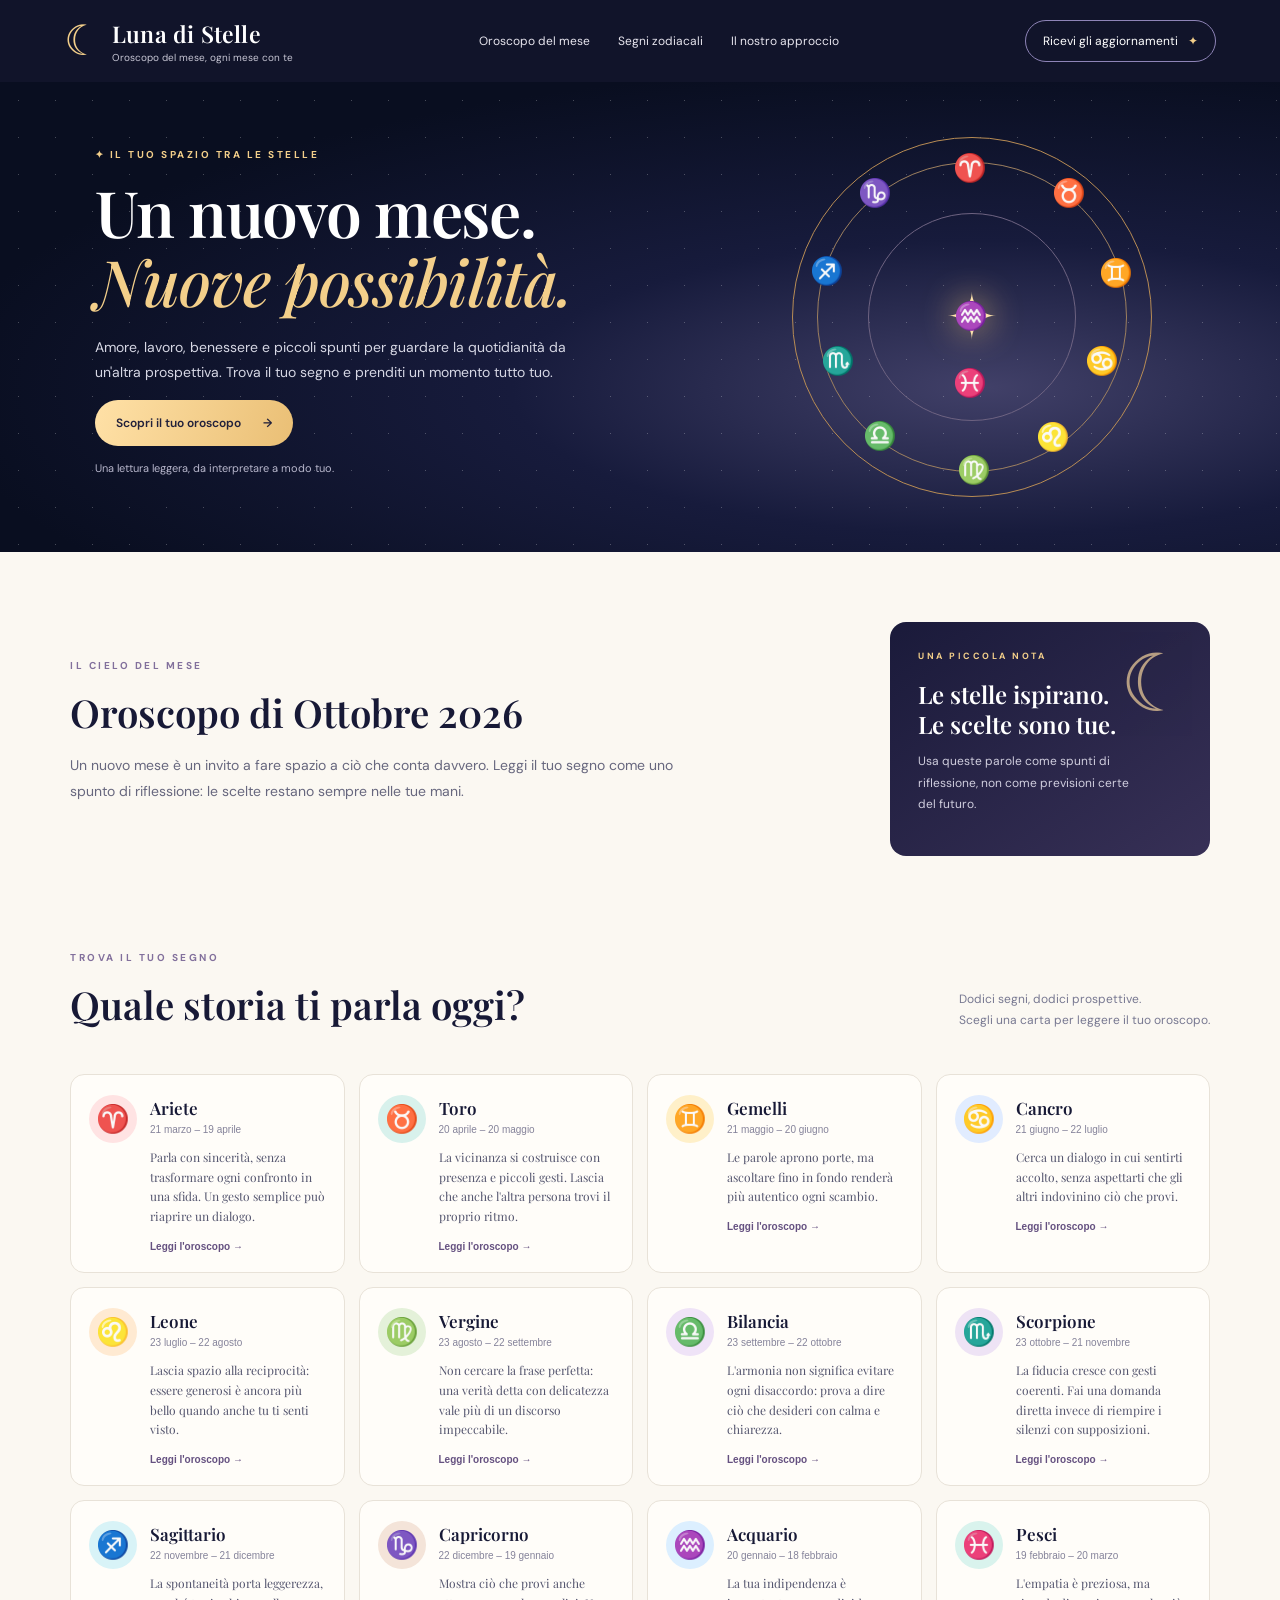
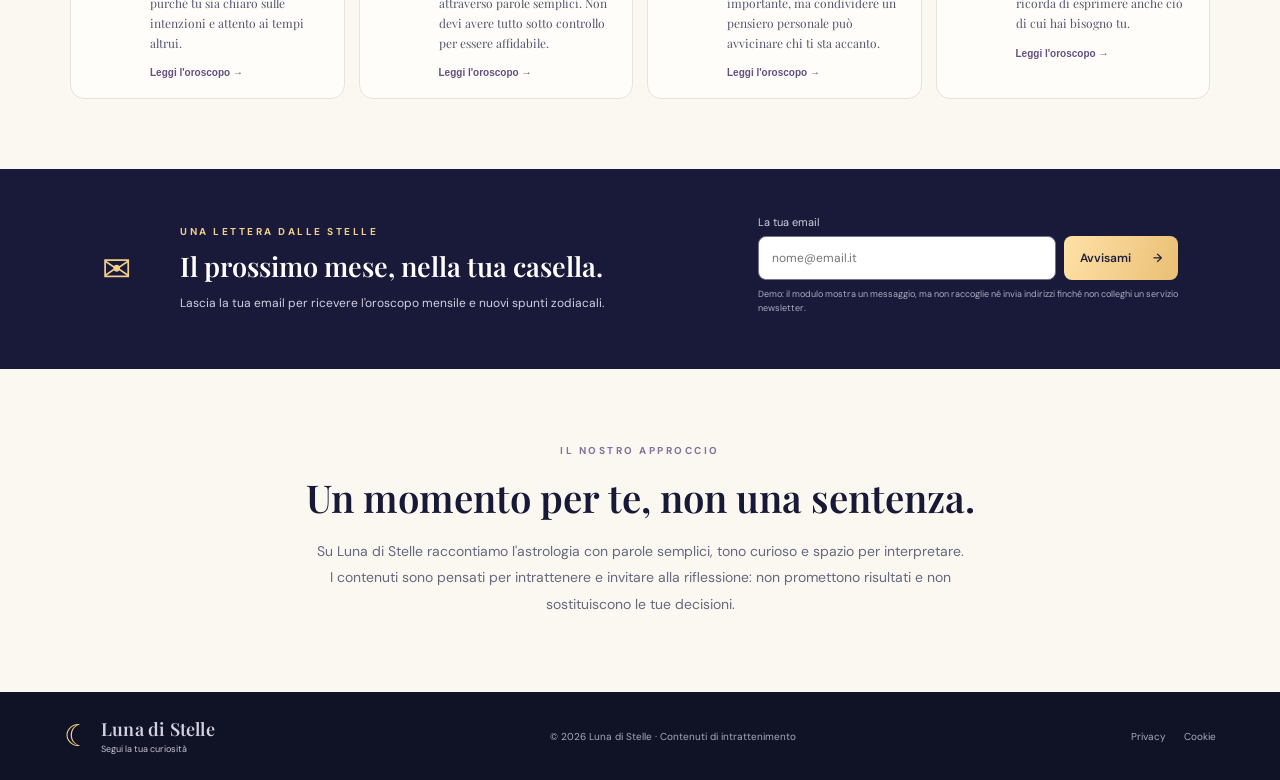
<file: index.html>
<!doctype html>
<html lang="it">
<head>
  <meta charset="utf-8">
  <meta name="viewport" content="width=device-width, initial-scale=1">
  <meta name="theme-color" content="#101226">
  <meta name="description" content="Scopri l'oroscopo del mese: amore, lavoro, benessere e consigli per tutti i segni zodiacali. Nuove letture ogni mese su Luna di Stelle.">
  <meta property="og:title" content="Luna di Stelle — Il tuo oroscopo del mese">
  <meta property="og:description" content="Dodici segni, nuove prospettive. Scopri l'oroscopo mensile di Luna di Stelle.">
  <title>Luna di Stelle — Oroscopo del mese</title>
  <link rel="preconnect" href="https://fonts.googleapis.com">
  <link href="https://fonts.googleapis.com/css2?family=DM+Sans:wght@400;500;600;700&family=Playfair+Display:wght@500;600;700&display=swap" rel="stylesheet">
  <link rel="stylesheet" href="styles.css">
  <script defer src="app.js"></script>
</head>
<body>
<header class="topbar">
  <a class="brand" href="#" aria-label="Luna di Stelle, home"><span class="moon">☾</span><span><strong>Luna di Stelle</strong><small>Oroscopo del mese, ogni mese con te</small></span></a>
  <nav><a href="#oroscopo">Oroscopo del mese</a><a href="#segni">Segni zodiacali</a><a href="#metodo">Il nostro approccio</a></nav>
  <a class="nav-cta" href="#newsletter">Ricevi gli aggiornamenti <span>✦</span></a>
</header>
<main>
<section class="hero">
  <div class="hero-stars" aria-hidden="true"></div>
  <div class="hero-copy">
    <p class="eyebrow">✦ IL TUO SPAZIO TRA LE STELLE</p>
    <h1>Un nuovo mese.<br><em>Nuove possibilità.</em></h1>
    <p class="hero-text">Amore, lavoro, benessere e piccoli spunti per guardare la quotidianità da un'altra prospettiva. Trova il tuo segno e prenditi un momento tutto tuo.</p>
    <a class="button button-gold" href="#segni">Scopri il tuo oroscopo <span>→</span></a>
    <p class="hero-note">Una lettura leggera, da interpretare a modo tuo.</p>
  </div>
  <div class="zodiac-art" aria-hidden="true"><div class="orbit orbit-one"></div><div class="orbit orbit-two"></div><div class="sun">✦</div><span class="z z1">♈</span><span class="z z2">♉</span><span class="z z3">♊</span><span class="z z4">♋</span><span class="z z5">♌</span><span class="z z6">♍</span><span class="z z7">♎</span><span class="z z8">♏</span><span class="z z9">♐</span><span class="z z10">♑</span><span class="z z11">♒</span><span class="z z12">♓</span></div>
</section>
<section class="intro section-wrap" id="oroscopo">
  <div><p class="eyebrow dark-eyebrow">IL CIELO DEL MESE</p><h2 id="month-title">Il tuo oroscopo del mese</h2><p id="month-intro" class="intro-copy">Ogni mese porta con sé domande nuove e occasioni per fermarsi ad ascoltare. Scegli il tuo segno per leggere il messaggio dedicato a te.</p></div>
  <aside class="moon-card"><span class="moon-card-icon">☾</span><p class="eyebrow">UNA PICCOLA NOTA</p><h3>Le stelle ispirano.<br>Le scelte sono tue.</h3><p>Usa queste parole come spunti di riflessione, non come previsioni certe del futuro.</p></aside>
</section>
<section class="signs-section section-wrap" id="segni">
  <div class="section-heading"><div><p class="eyebrow dark-eyebrow">TROVA IL TUO SEGNO</p><h2>Quale storia ti parla oggi?</h2></div><p>Dodici segni, dodici prospettive.<br>Scegli una carta per leggere il tuo oroscopo.</p></div>
  <div class="sign-grid" id="sign-grid" aria-live="polite"></div>
</section>
<section class="newsletter-section" id="newsletter">
  <div class="newsletter-symbol">✉</div><div><p class="eyebrow">UNA LETTERA DALLE STELLE</p><h2>Il prossimo mese, nella tua casella.</h2><p>Lascia la tua email per ricevere l'oroscopo mensile e nuovi spunti zodiacali.</p></div>
  <form id="newsletter-form"><label for="email">La tua email</label><div class="email-row"><input id="email" type="email" placeholder="nome@email.it" required><button class="button button-gold" type="submit">Avvisami <span>→</span></button></div><small>Demo: il modulo mostra un messaggio, ma non raccoglie né invia indirizzi finché non colleghi un servizio newsletter.</small><p id="form-message" role="status"></p></form>
</section>
<section class="about section-wrap" id="metodo"><p class="eyebrow dark-eyebrow">IL NOSTRO APPROCCIO</p><h2>Un momento per te, non una sentenza.</h2><p>Su Luna di Stelle raccontiamo l'astrologia con parole semplici, tono curioso e spazio per interpretare. I contenuti sono pensati per intrattenere e invitare alla riflessione: non promettono risultati e non sostituiscono le tue decisioni.</p></section>
</main>
<footer><a class="brand footer-brand" href="#"><span class="moon">☾</span><span><strong>Luna di Stelle</strong><small>Segui la tua curiosità</small></span></a><p>© <span id="year"></span> Luna di Stelle · Contenuti di intrattenimento</p><div><a href="privacy.html">Privacy</a><a href="cookie.html">Cookie</a></div></footer>
<dialog id="sign-dialog" class="sign-dialog"><button class="dialog-close" id="dialog-close" aria-label="Chiudi">×</button><div id="dialog-content"></div></dialog>
</body>
</html>
</file>
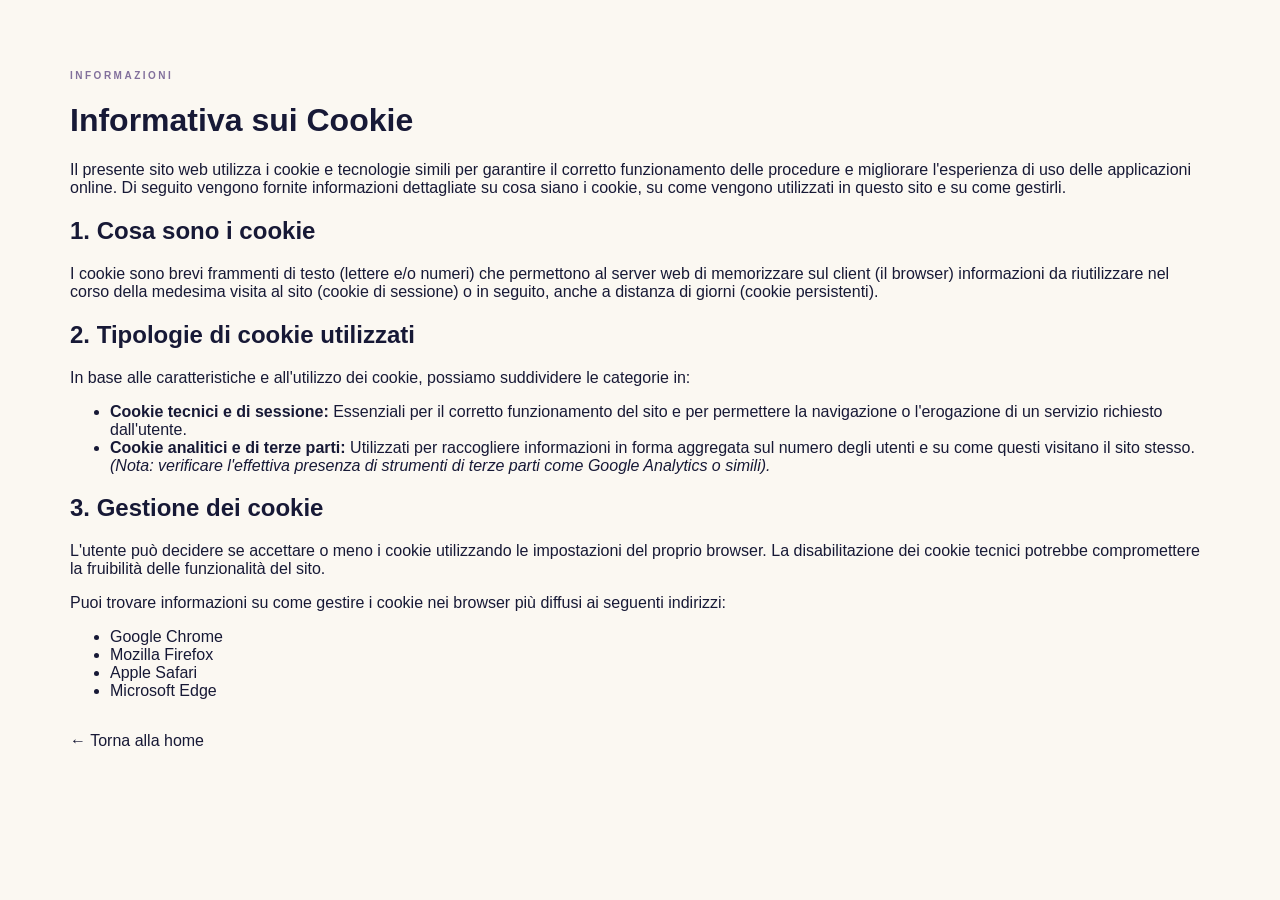
<file: cookie.html>
<!doctype html>
<html lang="it">
<head>
    <meta charset="utf-8">
    <meta name="viewport" content="width=device-width, initial-scale=1">
    <title>Informativa sui Cookie — Luna di Stelle</title>
    <link rel="stylesheet" href="styles.css">
</head>
<body>
    <main class="section-wrap">
        <p class="eyebrow dark-eyebrow">INFORMAZIONI</p>
        <h1>Informativa sui Cookie</h1>
        
        <p>Il presente sito web utilizza i cookie e tecnologie simili per garantire il corretto funzionamento delle procedure e migliorare l'esperienza di uso delle applicazioni online. Di seguito vengono fornite informazioni dettagliate su cosa siano i cookie, su come vengono utilizzati in questo sito e su come gestirli.</p>

        <h2>1. Cosa sono i cookie</h2>
        <p>I cookie sono brevi frammenti di testo (lettere e/o numeri) che permettono al server web di memorizzare sul client (il browser) informazioni da riutilizzare nel corso della medesima visita al sito (cookie di sessione) o in seguito, anche a distanza di giorni (cookie persistenti).</p>

        <h2>2. Tipologie di cookie utilizzati</h2>
        <p>In base alle caratteristiche e all'utilizzo dei cookie, possiamo suddividere le categorie in:</p>
        <ul>
            <li><strong>Cookie tecnici e di sessione:</strong> Essenziali per il corretto funzionamento del sito e per permettere la navigazione o l'erogazione di un servizio richiesto dall'utente.</li>
            <li><strong>Cookie analitici e di terze parti:</strong> Utilizzati per raccogliere informazioni in forma aggregata sul numero degli utenti e su come questi visitano il sito stesso. <em>(Nota: verificare l'effettiva presenza di strumenti di terze parti come Google Analytics o simili).</em></li>
        </ul>

        <h2>3. Gestione dei cookie</h2>
        <p>L'utente può decidere se accettare o meno i cookie utilizzando le impostazioni del proprio browser. La disabilitazione dei cookie tecnici potrebbe compromettere la fruibilità delle funzionalità del sito.</p>
        <p>Puoi trovare informazioni su come gestire i cookie nei browser più diffusi ai seguenti indirizzi:</p>
        <ul>
            <li><a href="https://support.google.com/chrome/answer/95647" target="_blank" rel="noopener noreferrer">Google Chrome</a></li>
            <li><a href="https://support.mozilla.org/it/kb/protezione-avanzata-tracciamento-firefox-desktop" target="_blank" rel="noopener noreferrer">Mozilla Firefox</a></li>
            <li><a href="https://support.apple.com/it-it/guide/safari/sfri11471/mac" target="_blank" rel="noopener noreferrer">Apple Safari</a></li>
            <li><a href="https://support.microsoft.com/it-it/help/4468222/windows-microsoft-edge-browsing-data-and-privacy" target="_blank" rel="noopener noreferrer">Microsoft Edge</a></li>
        </ul>

        <div style="margin-top: 2rem;">
            <a href="index.html">← Torna alla home</a>
        </div>
    </main>
</body>
</html>
</file>
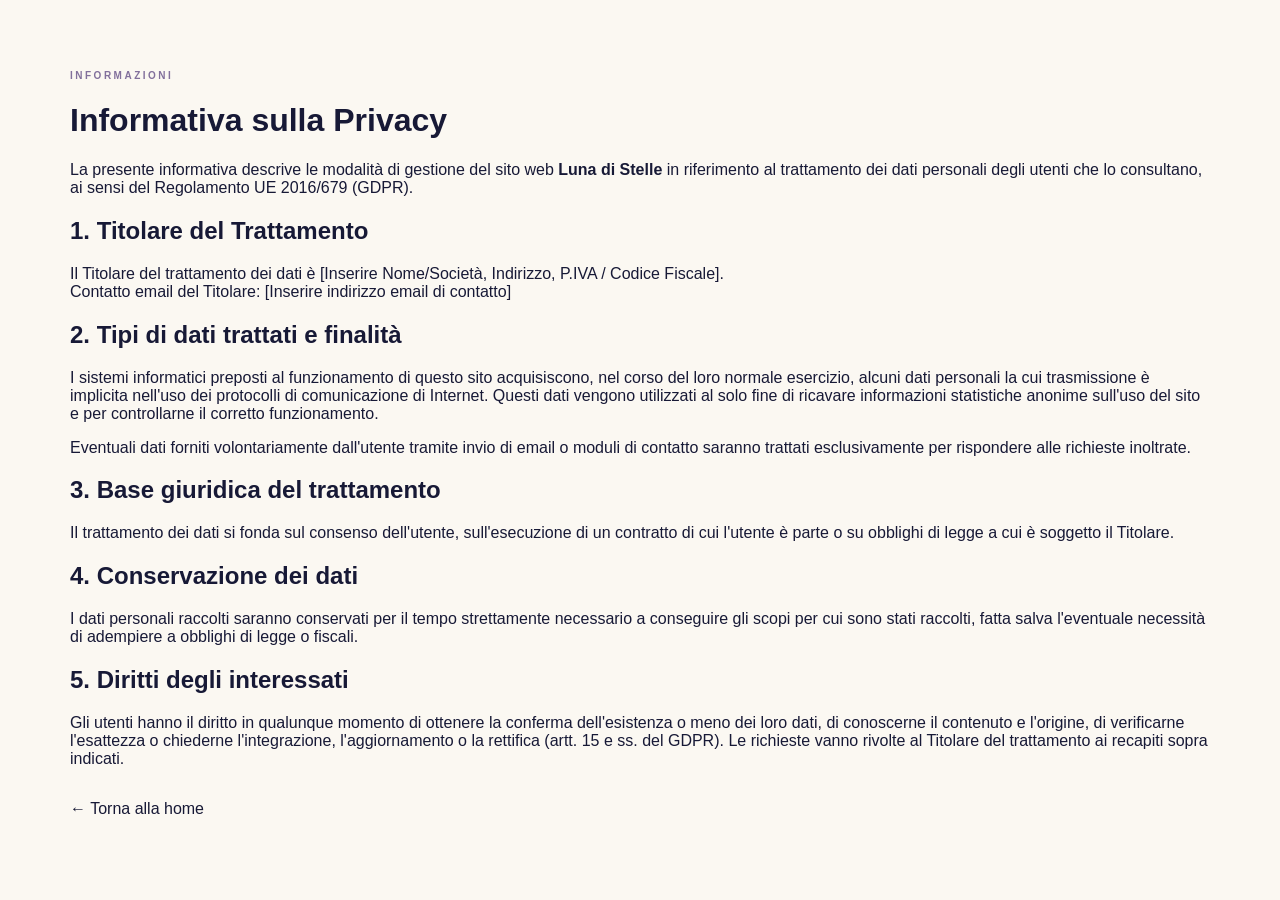
<file: privacy.html>
<!doctype html>
<html lang="it">
<head>
    <meta charset="utf-8">
    <meta name="viewport" content="width=device-width, initial-scale=1">
    <title>Informativa Privacy — Luna di Stelle</title>
    <link rel="stylesheet" href="styles.css">
</head>
<body>
    <main class="section-wrap">
        <p class="eyebrow dark-eyebrow">INFORMAZIONI</p>
        <h1>Informativa sulla Privacy</h1>
        
        <p>La presente informativa descrive le modalità di gestione del sito web <strong>Luna di Stelle</strong> in riferimento al trattamento dei dati personali degli utenti che lo consultano, ai sensi del Regolamento UE 2016/679 (GDPR).</p>

        <h2>1. Titolare del Trattamento</h2>
        <p>Il Titolare del trattamento dei dati è [Inserire Nome/Società, Indirizzo, P.IVA / Codice Fiscale].<br>
        Contatto email del Titolare: [Inserire indirizzo email di contatto]</p>

        <h2>2. Tipi di dati trattati e finalità</h2>
        <p>I sistemi informatici preposti al funzionamento di questo sito acquisiscono, nel corso del loro normale esercizio, alcuni dati personali la cui trasmissione è implicita nell'uso dei protocolli di comunicazione di Internet. Questi dati vengono utilizzati al solo fine di ricavare informazioni statistiche anonime sull'uso del sito e per controllarne il corretto funzionamento.</p>
        <p>Eventuali dati forniti volontariamente dall'utente tramite invio di email o moduli di contatto saranno trattati esclusivamente per rispondere alle richieste inoltrate.</p>

        <h2>3. Base giuridica del trattamento</h2>
        <p>Il trattamento dei dati si fonda sul consenso dell'utente, sull'esecuzione di un contratto di cui l'utente è parte o su obblighi di legge a cui è soggetto il Titolare.</p>

        <h2>4. Conservazione dei dati</h2>
        <p>I dati personali raccolti saranno conservati per il tempo strettamente necessario a conseguire gli scopi per cui sono stati raccolti, fatta salva l'eventuale necessità di adempiere a obblighi di legge o fiscali.</p>

        <h2>5. Diritti degli interessati</h2>
        <p>Gli utenti hanno il diritto in qualunque momento di ottenere la conferma dell'esistenza o meno dei loro dati, di conoscerne il contenuto e l'origine, di verificarne l'esattezza o chiederne l'integrazione, l'aggiornamento o la rettifica (artt. 15 e ss. del GDPR). Le richieste vanno rivolte al Titolare del trattamento ai recapiti sopra indicati.</p>

        <div style="margin-top: 2rem;">
            <a href="index.html">← Torna alla home</a>
        </div>
    </main>
</body>
</html>
</file>
<file: styles.css>
:root{--ink:#171936;--night:#0b1022;--gold:#f3cf8a;--paper:#fbf8f2;--muted:#777891;--line:#e8e2d8}*{box-sizing:border-box}html{scroll-behavior:smooth}body{margin:0;background:var(--paper);color:var(--ink);font-family:"DM Sans",sans-serif}a{color:inherit;text-decoration:none}.topbar{height:82px;padding:0 max(5vw,24px);display:flex;align-items:center;justify-content:space-between;gap:24px;background:#11142a;color:#fff}.brand{display:flex;align-items:center;gap:10px;min-width:max-content}.brand .moon{font-size:42px;color:var(--gold);line-height:1}.brand strong{display:block;font:600 23px "Playfair Display",serif;letter-spacing:.2px}.brand small{display:block;color:#c7c6d4;font-size:10px;margin-top:2px}.topbar nav{display:flex;gap:28px;font-size:12px;color:#e7e5ee}.topbar nav a:hover,footer a:hover{color:var(--gold)}.nav-cta{border:1px solid #8e84b7;padding:12px 17px;border-radius:30px;font-size:12px;white-space:nowrap}.nav-cta span{color:var(--gold);margin-left:7px}.hero{min-height:470px;background:radial-gradient(ellipse at 77% 65%,#414068 0%,#171b3c 34%,#090e20 75%);color:#fff;position:relative;overflow:hidden;display:flex;align-items:center;padding:62px max(7.4vw,28px)}.hero:after{content:"";position:absolute;inset:0;background-image:radial-gradient(#fff 0.7px,transparent .8px);background-size:37px 37px;opacity:.25;pointer-events:none}.hero-copy{max-width:560px;position:relative;z-index:2}.eyebrow{font-size:10px;font-weight:700;letter-spacing:2.5px;color:var(--gold);margin:0 0 17px}.hero h1{font:600 clamp(42px,5vw,64px)/1.07 "Playfair Display",serif;letter-spacing:-1.3px;margin:0 0 20px}.hero h1 em{font-weight:500;color:var(--gold)}.hero-text{max-width:475px;line-height:1.8;font-size:14px;color:#d6d7e4}.button{display:inline-flex;align-items:center;gap:22px;border:0;border-radius:28px;padding:15px 21px;font:600 12px "DM Sans",sans-serif;cursor:pointer}.button-gold{background:linear-gradient(110deg,#ffe1a7,#eabf75);color:#22213b}.button:hover{transform:translateY(-1px);box-shadow:0 8px 25px #0002}.hero-note{font-size:11px;color:#b7b6cb;margin-top:15px}.zodiac-art{width:360px;height:360px;position:absolute;right:10%;top:50%;transform:translateY(-50%);border:1px solid #b88c54;border-radius:50%;color:#f2d09a;z-index:1}.orbit{position:absolute;border:1px solid #9d805f;border-radius:50%;inset:24px}.orbit-two{inset:75px;border-color:#6e6381}.sun{position:absolute;top:50%;left:50%;transform:translate(-50%,-50%);font-size:64px;color:#ffe4ad;text-shadow:0 0 35px #f4c77a}.z{position:absolute;font-size:27px}.z1{top:12px;left:160px}.z2{top:37px;right:65px}.z3{top:117px;right:18px}.z4{top:205px;right:32px}.z5{bottom:42px;right:81px}.z6{bottom:9px;left:164px}.z7{bottom:43px;left:70px}.z8{top:205px;left:28px}.z9{top:115px;left:17px}.z10{top:37px;left:65px}.z11{top:160px;left:161px}.z12{bottom:96px;left:160px}.section-wrap{max-width:1200px;margin:auto;padding:70px 30px}.intro{display:grid;grid-template-columns:1fr 320px;gap:55px;align-items:center}.dark-eyebrow{color:#82709c}.intro h2,.section-heading h2,.about h2{font:600 clamp(30px,3vw,40px)/1.2 "Playfair Display",serif;margin:0 0 17px}.intro-copy,.about>p:last-child{font-size:14px;line-height:1.9;color:#67677e;max-width:650px}.moon-card{background:linear-gradient(145deg,#1a1a3a,#373056);color:#fff;padding:28px;border-radius:16px;position:relative;overflow:hidden}.moon-card:after{content:"☾";position:absolute;right:18px;top:10px;font-size:80px;color:#f3d29c;opacity:.7}.moon-card .eyebrow{font-size:9px}.moon-card h3{font:600 24px/1.25 "Playfair Display",serif;margin:8px 0 12px}.moon-card p:last-child{font-size:12px;line-height:1.8;color:#d0cede;max-width:230px}.moon-card-icon{display:none}.signs-section{padding-top:25px}.section-heading{display:flex;justify-content:space-between;align-items:end;gap:20px;margin-bottom:30px}.section-heading>p{font-size:12px;line-height:1.8;color:#777891}.sign-grid{display:grid;grid-template-columns:repeat(4,1fr);gap:14px}.sign-card{background:#fffdf9;border:1px solid var(--line);border-radius:14px;padding:20px 18px;min-height:185px;text-align:left;cursor:pointer;transition:.2s;display:flex;gap:13px;align-items:flex-start;color:var(--ink)}.sign-card:hover{transform:translateY(-4px);box-shadow:0 14px 35px #29204412;border-color:#c8b9d8}.sign-symbol{width:48px;height:48px;flex:0 0 48px;border-radius:50%;display:grid;place-items:center;font-size:27px;background:var(--tint);color:var(--tone)}.sign-card h3{font:600 17px "Playfair Display",serif;margin:2px 0 5px}.sign-card .dates{font-size:10px;color:#85839a;margin:0 0 13px}.sign-card .teaser{font:12px/1.65 "Playfair Display",serif;color:#55566f;margin:0}.read-more{display:block;color:#655180;font-size:10px;font-weight:700;margin-top:14px}.newsletter-section{background:#191a39;color:#fff;padding:46px max(8vw,28px);display:grid;grid-template-columns:55px 1fr minmax(300px,420px);gap:23px;align-items:center}.newsletter-symbol{font-size:35px;color:var(--gold)}.newsletter-section h2{font:600 27px "Playfair Display",serif;margin:0 0 9px}.newsletter-section p:not(.eyebrow){font-size:12px;color:#d1d0df;line-height:1.7;margin:0}.newsletter-section .eyebrow{margin-bottom:10px}.newsletter-section form label{display:block;font-size:11px;color:#d1d0df;margin-bottom:7px}.email-row{display:flex;gap:8px}.email-row input{min-width:0;flex:1;border:1px solid #77728f;border-radius:8px;background:#fff;padding:13px;font:12px "DM Sans",sans-serif}.email-row .button{border-radius:8px;padding:12px 16px}.newsletter-section form small{display:block;font-size:9px;color:#aeadc2;line-height:1.5;margin-top:8px}.newsletter-section #form-message{margin-top:8px;color:var(--gold)}.about{max-width:850px;text-align:center;padding-top:75px;padding-bottom:75px}.about>p:last-child{margin:0 auto}footer{background:#101226;color:#d3d2e0;padding:25px max(5vw,24px);display:flex;align-items:center;justify-content:space-between;gap:20px}footer .brand .moon{font-size:30px}footer .brand strong{font-size:18px}footer .brand small{font-size:9px}footer p,footer>div{font-size:10px;color:#aaa9bf}footer>div{display:flex;gap:18px}.sign-dialog{border:1px solid #e5d8c4;border-radius:18px;padding:0;width:min(600px,calc(100% - 28px));max-height:85vh;overflow:auto;background:#fffdf9;color:var(--ink);box-shadow:0 25px 90px #08081955}.sign-dialog::backdrop{background:#090b1dbb;backdrop-filter:blur(4px)}#dialog-content{padding:36px}.dialog-close{position:sticky;float:right;top:10px;margin:10px 10px 0 0;border:0;background:#f0eaf3;border-radius:50%;width:32px;height:32px;font-size:22px;cursor:pointer}.dialog-title{font:600 36px "Playfair Display",serif;margin:5px 0}.dialog-dates{font-size:12px;color:#817e98}.dialog-section{border-top:1px solid var(--line);padding:15px 0}.dialog-section h4{margin:0 0 6px;font-size:12px;color:#79638f;letter-spacing:1px;text-transform:uppercase}.dialog-section p{font-size:14px;line-height:1.8;margin:0;color:#55566c}.advice-box{padding:17px;background:#f4eef8;border-radius:10px;font:italic 16px/1.6 "Playfair Display",serif}@media(max-width:900px){.topbar nav{display:none}.zodiac-art{right:-100px;opacity:.5}.hero-copy{max-width:520px}.intro{grid-template-columns:1fr 280px;gap:25px}.sign-grid{grid-template-columns:repeat(2,1fr)}.newsletter-section{grid-template-columns:45px 1fr}.newsletter-section form{grid-column:2}.section-wrap{padding:55px 24px}}@media(max-width:560px){.topbar{height:70px;padding:0 18px}.brand strong{font-size:19px}.brand .moon{font-size:34px}.nav-cta{font-size:0;padding:11px 13px}.nav-cta span{font-size:16px;margin:0}.hero{min-height:510px;padding:55px 24px}.hero h1{font-size:43px}.hero-text{font-size:13px}.zodiac-art{width:260px;height:260px;right:-145px;top:75%;opacity:.32}.z{font-size:20px}.z1{left:115px}.z2{right:48px}.z3{right:13px}.z4{right:21px}.z5{right:57px}.z6{left:116px}.z7{left:49px}.z8{left:18px}.z9{left:11px}.z10{left:47px}.z11{left:116px}.z12{left:116px}.intro{grid-template-columns:1fr}.moon-card{max-width:none}.section-heading{display:block}.section-heading>p{margin-top:12px}.sign-grid{grid-template-columns:1fr;gap:10px}.sign-card{min-height:130px}.newsletter-section{grid-template-columns:1fr;padding:38px 24px;gap:15px}.newsletter-symbol{display:none}.newsletter-section form{grid-column:auto}.email-row{flex-direction:column}.email-row .button{justify-content:center}footer{flex-wrap:wrap}footer p{order:3;width:100%;margin:0}.about{padding-top:55px;padding-bottom:55px}}
</file>
